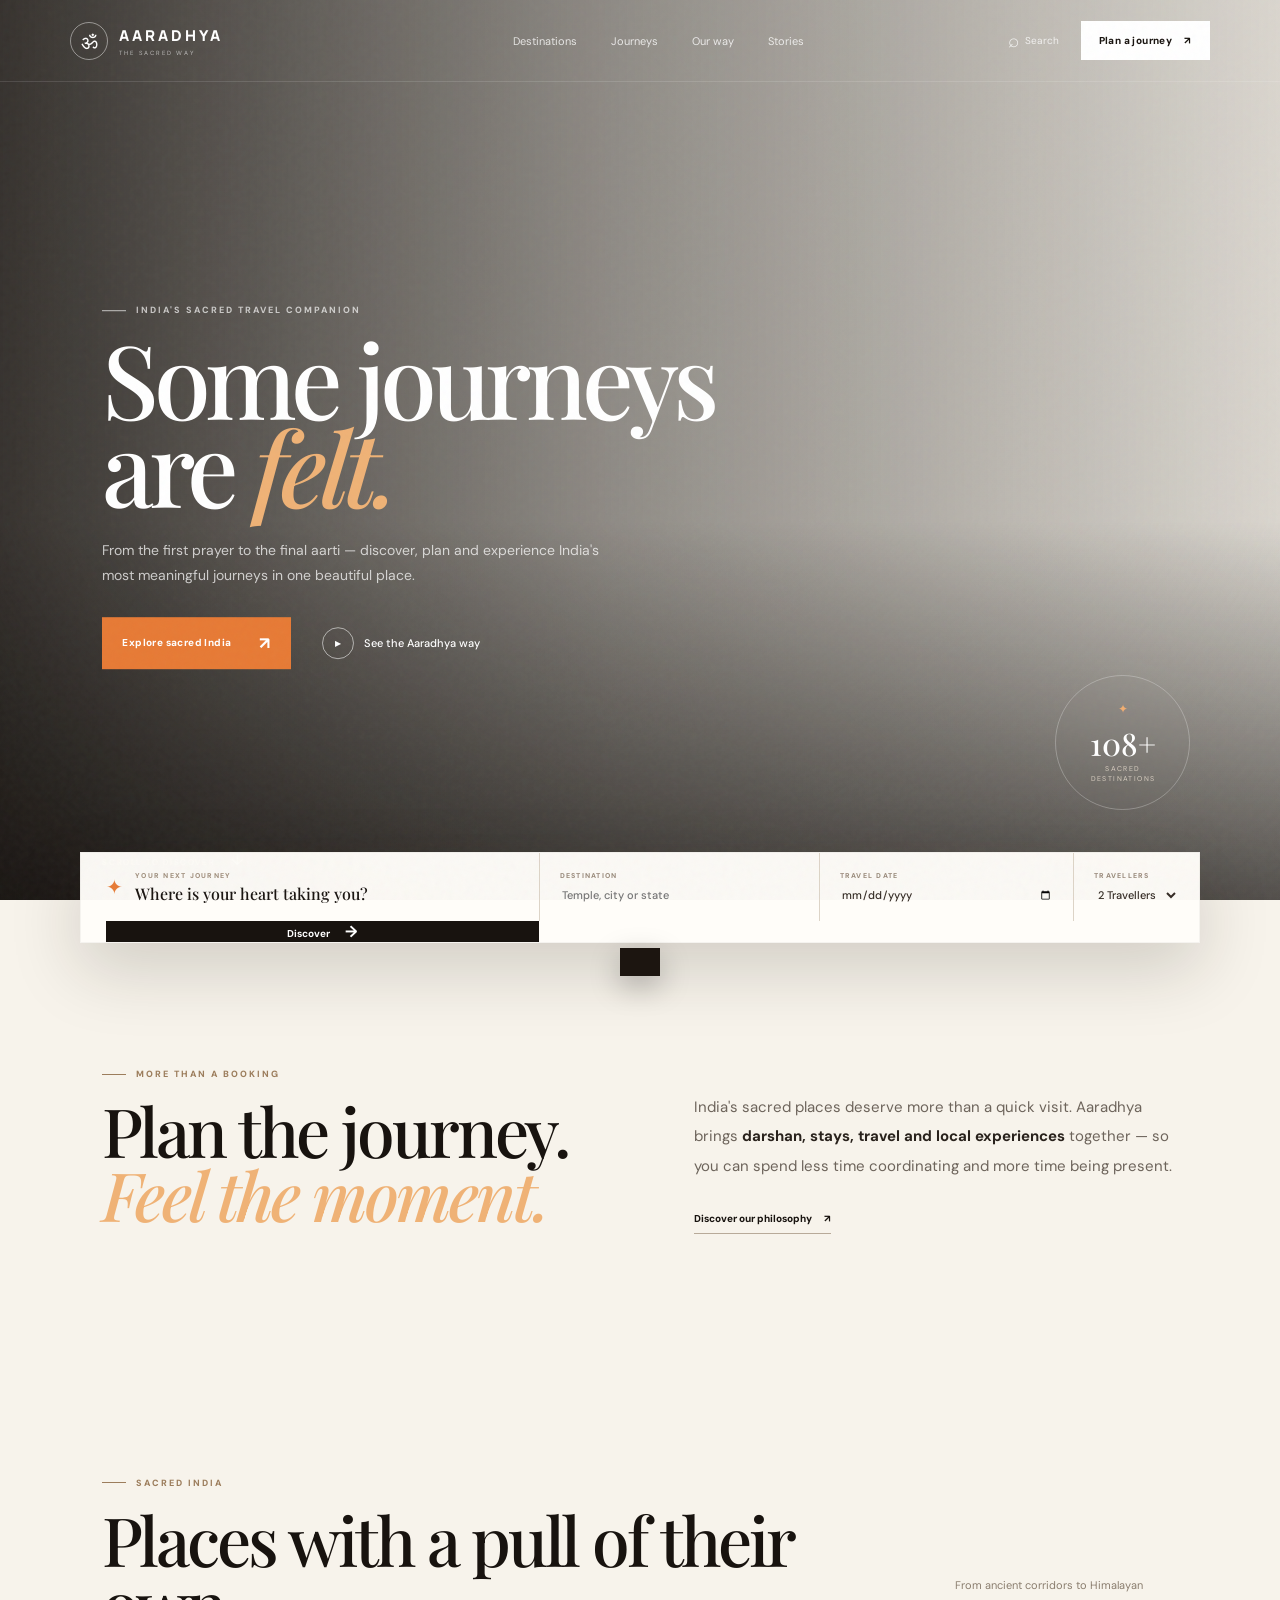
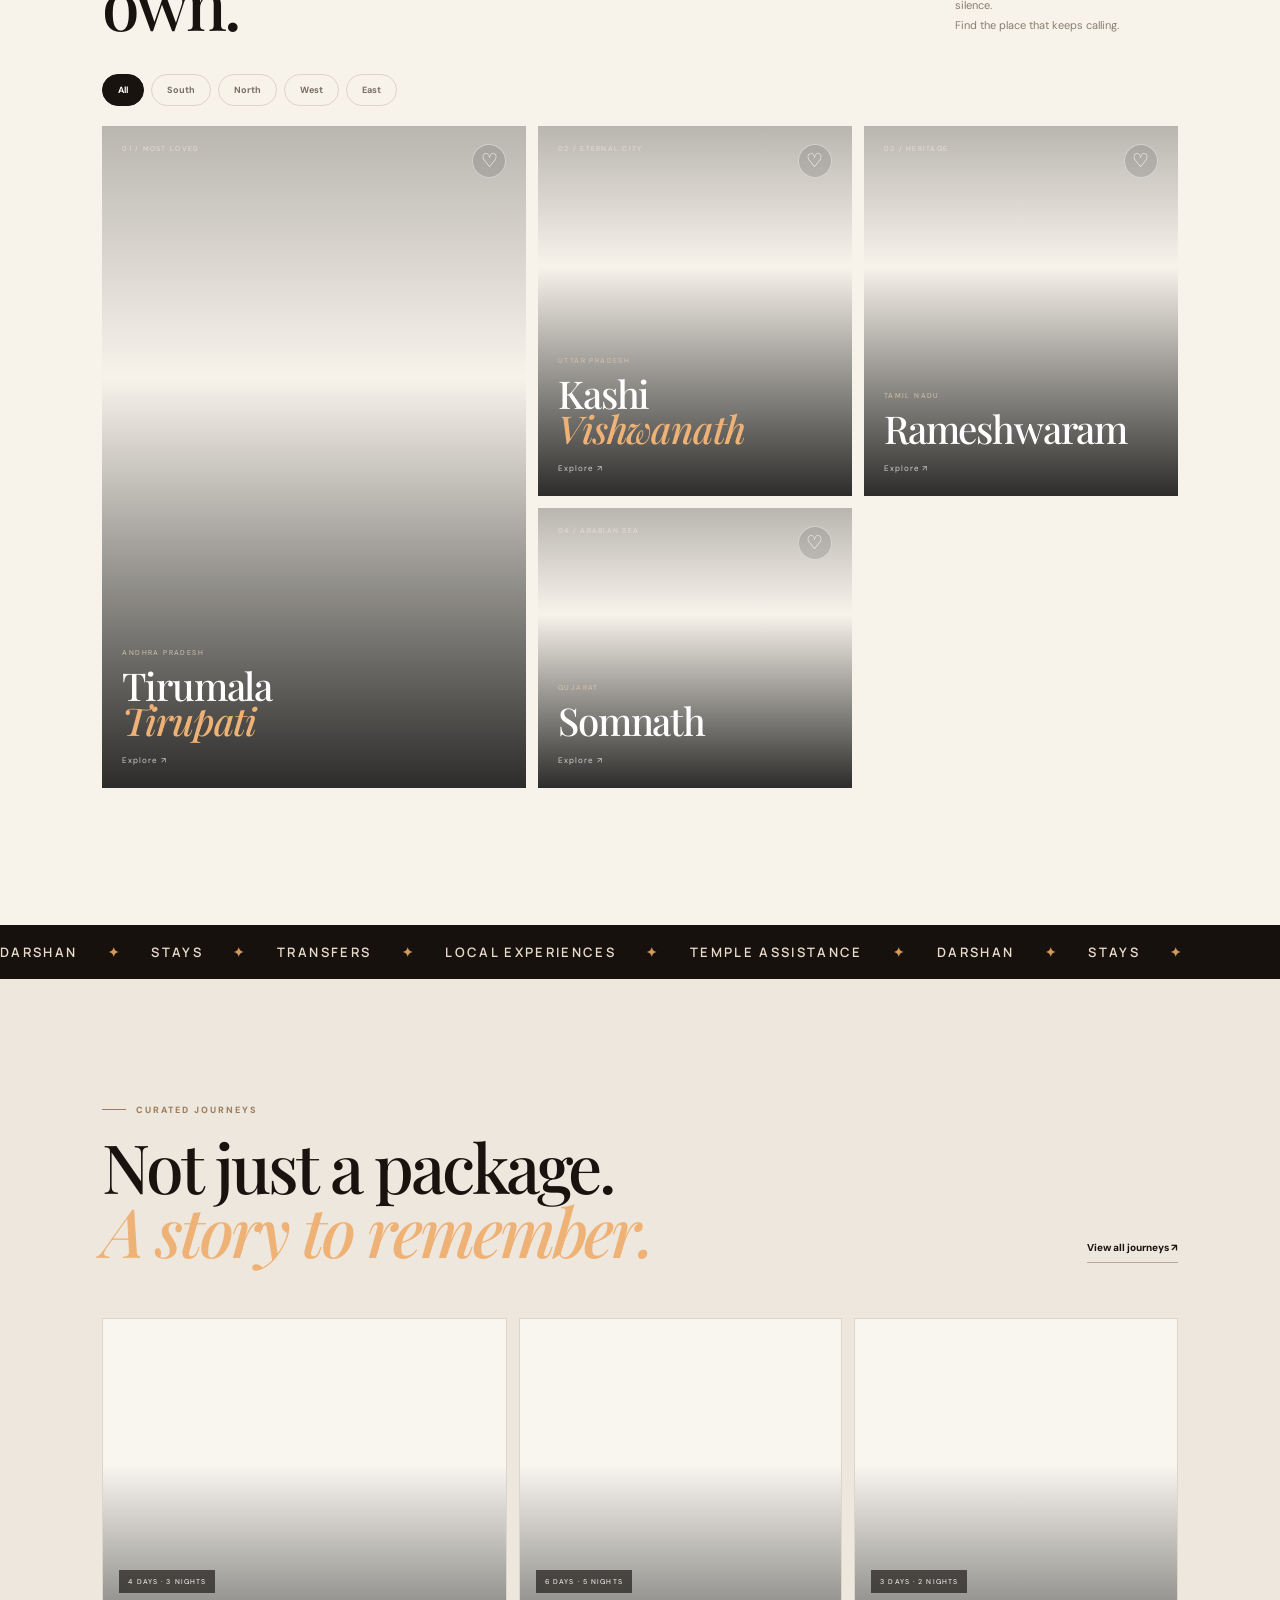
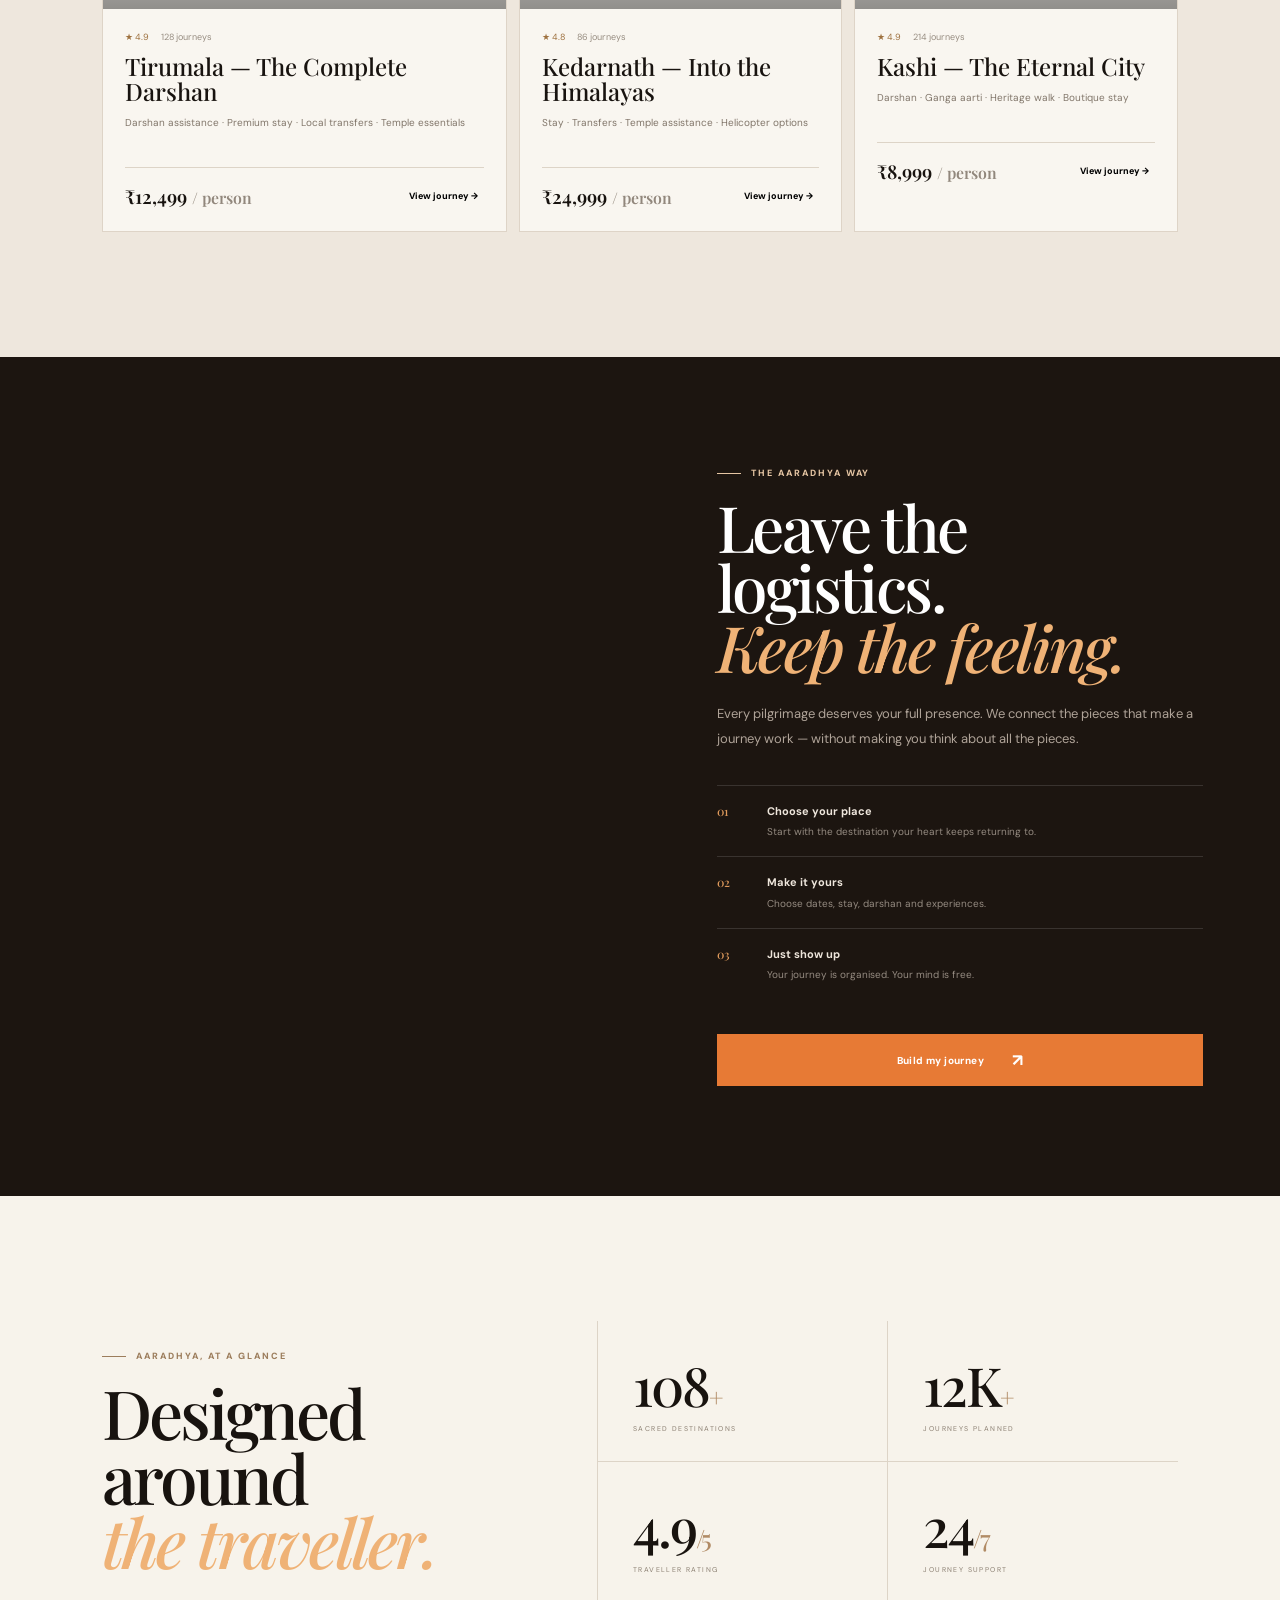
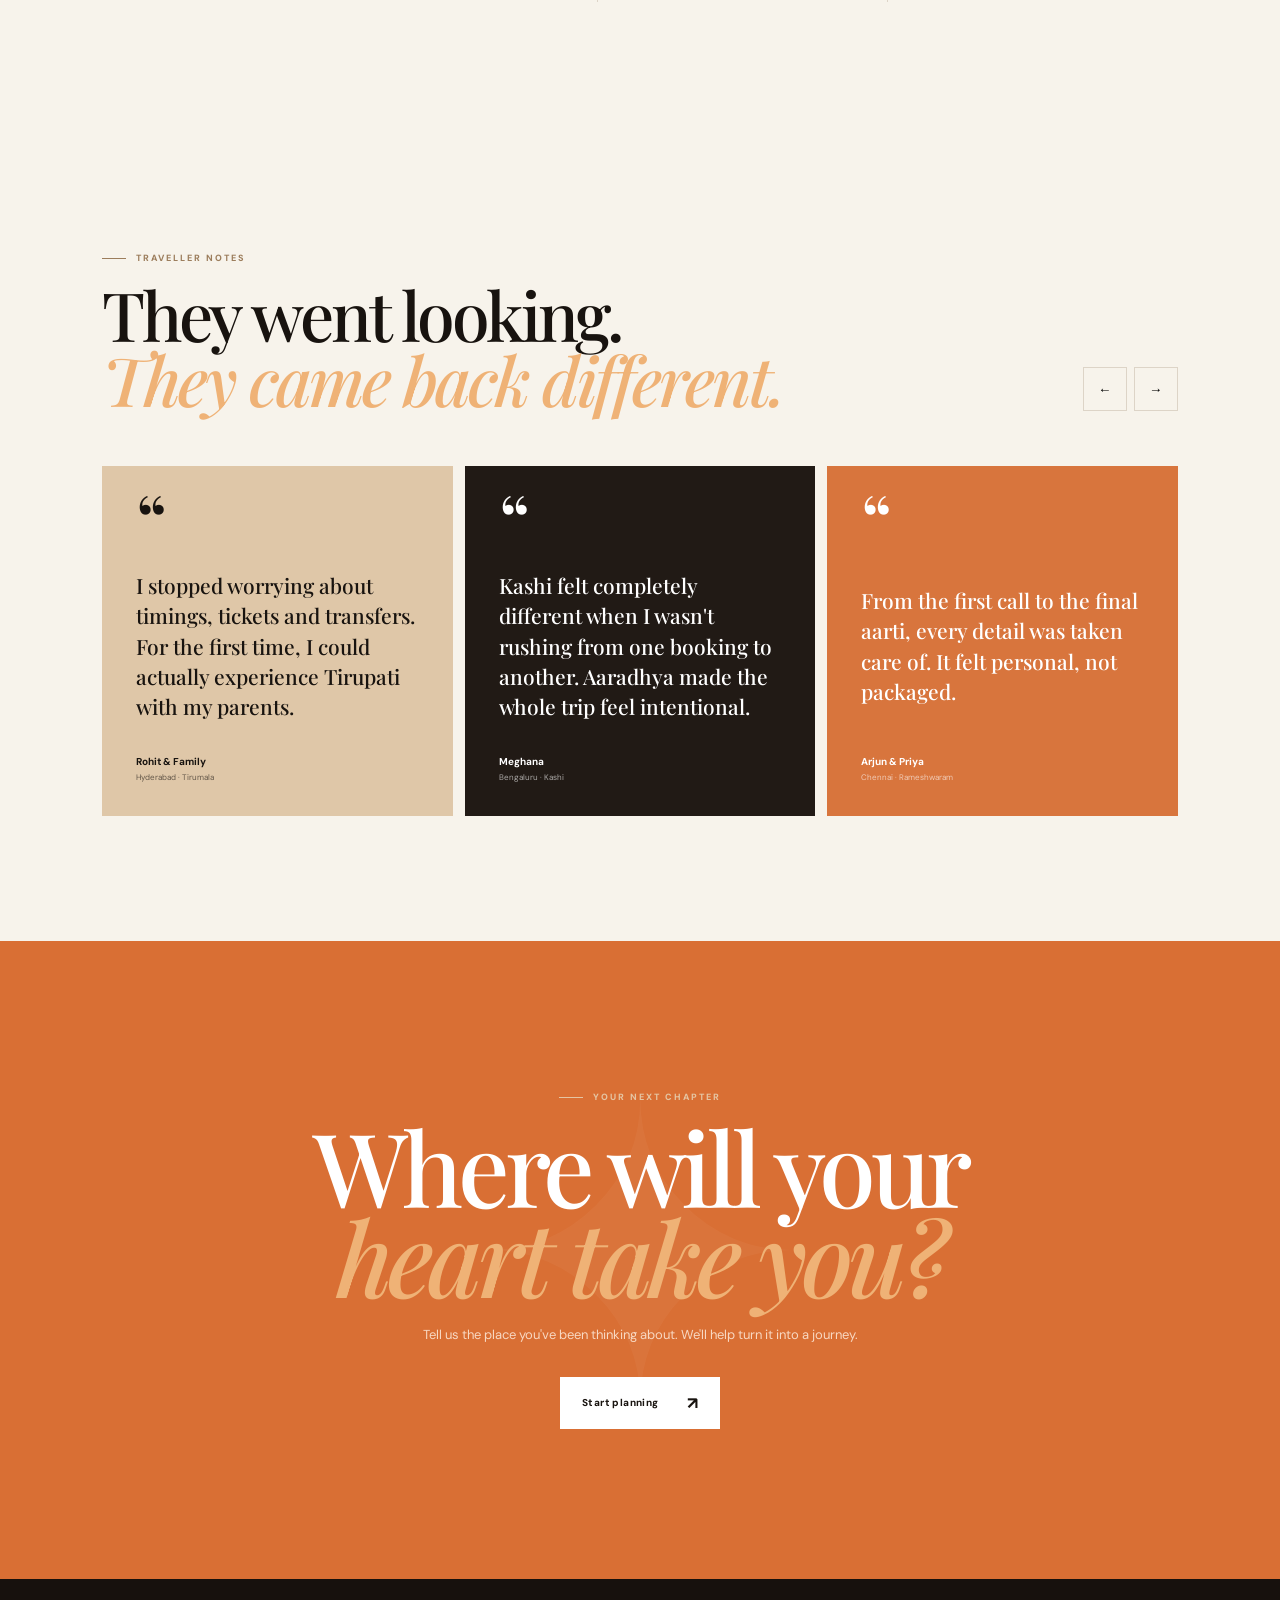
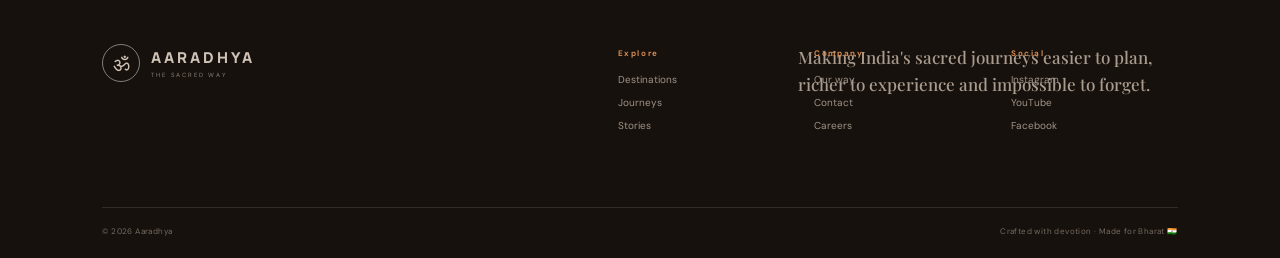
<file: aaradhya-premium/aaradhya/index.html>
<!DOCTYPE html>
<html lang="en">
<head>
<meta charset="UTF-8"><meta name="viewport" content="width=device-width,initial-scale=1.0">
<meta name="theme-color" content="#17110d"><meta name="description" content="Aaradhya — discover India's sacred journeys, darshan, stays and experiences.">
<title>Aaradhya — Sacred journeys, beautifully yours.</title>
<link rel="preconnect" href="https://fonts.googleapis.com"><link rel="preconnect" href="https://fonts.gstatic.com" crossorigin>
<link href="https://fonts.googleapis.com/css2?family=DM+Sans:wght@400;500;600;700&family=Manrope:wght@500;600;700;800&family=Playfair+Display:ital,wght@0,500;0,600;1,500;1,600&display=swap" rel="stylesheet">
<link rel="stylesheet" href="styles.css">
</head>
<body>
<div class="noise"></div>
<header class="nav" id="nav"><a class="logo" href="#home"><span class="logo-orb">ॐ</span><span><b>AARADHYA</b><small>THE SACRED WAY</small></span></a><nav><a href="#destinations">Destinations</a><a href="#journeys">Journeys</a><a href="#experience">Our way</a><a href="#stories">Stories</a></nav><div class="nav-right"><button class="search-trigger" id="searchOpen">⌕ <span>Search</span></button><a class="nav-cta" href="#journeys">Plan a journey <i>↗</i></a><button class="hamb" id="menuBtn">☰</button></div></header>
<div class="mobile-nav" id="mobileMenu"><a href="#destinations">Destinations</a><a href="#journeys">Journeys</a><a href="#experience">Our way</a><a href="#stories">Stories</a><a href="#journeys" class="nav-cta">Plan a journey ↗</a></div>
<main id="home">
<section class="hero">
<div class="hero-image"></div><div class="hero-vignette"></div><div class="hero-content">
<div class="kicker"><span></span> INDIA'S SACRED TRAVEL COMPANION</div>
<h1>Some journeys<br>are <em>felt.</em></h1>
<p>From the first prayer to the final aarti — discover, plan and experience India's most meaningful journeys in one beautiful place.</p>
<div class="hero-actions"><a href="#destinations" class="primary">Explore sacred India <span>↗</span></a><button class="watch" id="storyBtn"><span class="play">▶</span> See the Aaradhya way</button></div>
</div>
<div class="hero-badge"><span class="badge-ring">✦</span><b>108+</b><small>SACRED<br>DESTINATIONS</small></div>
<div class="hero-scroll">SCROLL TO DISCOVER <span>↓</span></div>
</section>

<section class="finder-wrap"><div class="finder"><div class="finder-title"><span>✦</span><div><small>YOUR NEXT JOURNEY</small><b>Where is your heart taking you?</b></div></div><label>DESTINATION<input id="destinationInput" placeholder="Temple, city or state"></label><label>TRAVEL DATE<input type="date"></label><label>TRAVELLERS<select><option>2 Travellers</option><option>1 Traveller</option><option>3 Travellers</option><option>4+ Travellers</option></select></label><button id="searchBtn" class="finder-btn">Discover <span>→</span></button></div></section>

<section class="intro section"><div class="intro-left"><div class="kicker dark"><span></span> MORE THAN A BOOKING</div><h2>Plan the journey.<br><em>Feel the moment.</em></h2></div><div class="intro-right"><p>India's sacred places deserve more than a quick visit. Aaradhya brings <b>darshan, stays, travel and local experiences</b> together — so you can spend less time coordinating and more time being present.</p><a href="#experience" class="underlink">Discover our philosophy <span>↗</span></a></div></section>

<section class="destinations section" id="destinations"><div class="section-top"><div><div class="kicker dark"><span></span> SACRED INDIA</div><h2>Places with a pull of their own.</h2></div><div class="section-top-copy">From ancient corridors to Himalayan silence.<br>Find the place that keeps calling.</div></div><div class="filters"><button class="filter active" data-filter="all">All</button><button class="filter" data-filter="south">South</button><button class="filter" data-filter="north">North</button><button class="filter" data-filter="west">West</button><button class="filter" data-filter="east">East</button></div>
<div class="destination-grid" id="templeGrid">
<article class="destination featured" data-region="south"><div class="dest-img tirupati"><div class="dest-top"><span>01 / MOST LOVED</span><button class="heart">♡</button></div><div class="dest-bottom"><small>ANDHRA PRADESH</small><h3>Tirumala<br><i>Tirupati</i></h3><span class="explore">Explore ↗</span></div></div></article>
<article class="destination" data-region="north"><div class="dest-img kashi"><div class="dest-top"><span>02 / ETERNAL CITY</span><button class="heart">♡</button></div><div class="dest-bottom"><small>UTTAR PRADESH</small><h3>Kashi<br><i>Vishwanath</i></h3><span class="explore">Explore ↗</span></div></div></article>
<article class="destination" data-region="south"><div class="dest-img ramesh"><div class="dest-top"><span>03 / HERITAGE</span><button class="heart">♡</button></div><div class="dest-bottom"><small>TAMIL NADU</small><h3>Rameshwaram</h3><span class="explore">Explore ↗</span></div></div></article>
<article class="destination" data-region="west"><div class="dest-img somnath"><div class="dest-top"><span>04 / ARABIAN SEA</span><button class="heart">♡</button></div><div class="dest-bottom"><small>GUJARAT</small><h3>Somnath</h3><span class="explore">Explore ↗</span></div></div></article>
<article class="destination wide" data-region="north"><div class="dest-img kedarnath"><div class="dest-top"><span>05 / INTO THE HIMALAYAS</span><button class="heart">♡</button></div><div class="dest-bottom"><small>UTTARAKHAND</small><h3>Kedarnath</h3><span class="explore">Explore ↗</span></div></div></article>
</div></section>

<div class="ticker"><div> DARSHAN <i>✦</i> STAYS <i>✦</i> TRANSFERS <i>✦</i> LOCAL EXPERIENCES <i>✦</i> TEMPLE ASSISTANCE <i>✦</i> DARSHAN <i>✦</i> STAYS <i>✦</i> </div></div>

<section class="journeys section" id="journeys"><div class="section-top"><div><div class="kicker dark"><span></span> CURATED JOURNEYS</div><h2>Not just a package.<br><em>A story to remember.</em></h2></div><a class="underlink" href="#journeys">View all journeys ↗</a></div><div class="journey-grid">
<article class="journey-card hero-card"><div class="journey-photo jp1"><span class="pill">4 DAYS · 3 NIGHTS</span></div><div class="journey-info"><div class="rating">★ 4.9 <span>128 journeys</span></div><h3>Tirumala — The Complete Darshan</h3><p>Darshan assistance · Premium stay · Local transfers · Temple essentials</p><div class="journey-foot"><b>₹12,499 <small>/ person</small></b><button class="book book-btn" data-package="Tirumala — The Complete Darshan">View journey →</button></div></div></article>
<article class="journey-card"><div class="journey-photo jp2"><span class="pill">6 DAYS · 5 NIGHTS</span></div><div class="journey-info"><div class="rating">★ 4.8 <span>86 journeys</span></div><h3>Kedarnath — Into the Himalayas</h3><p>Stay · Transfers · Temple assistance · Helicopter options</p><div class="journey-foot"><b>₹24,999 <small>/ person</small></b><button class="book book-btn" data-package="Kedarnath — Into the Himalayas">View journey →</button></div></div></article>
<article class="journey-card"><div class="journey-photo jp3"><span class="pill">3 DAYS · 2 NIGHTS</span></div><div class="journey-info"><div class="rating">★ 4.9 <span>214 journeys</span></div><h3>Kashi — The Eternal City</h3><p>Darshan · Ganga aarti · Heritage walk · Boutique stay</p><div class="journey-foot"><b>₹8,999 <small>/ person</small></b><button class="book book-btn" data-package="Kashi — The Eternal City">View journey →</button></div></div></article>
</div></section>

<section class="experience" id="experience"><div class="experience-photo"></div><div class="experience-content"><div class="kicker light"><span></span> THE AARADHYA WAY</div><h2>Leave the logistics.<br><em>Keep the feeling.</em></h2><p>Every pilgrimage deserves your full presence. We connect the pieces that make a journey work — without making you think about all the pieces.</p><div class="timeline"><div><b>01</b><span><strong>Choose your place</strong>Start with the destination your heart keeps returning to.</span></div><div><b>02</b><span><strong>Make it yours</strong>Choose dates, stay, darshan and experiences.</span></div><div><b>03</b><span><strong>Just show up</strong>Your journey is organised. Your mind is free.</span></div></div><a href="#journeys" class="primary">Build my journey <span>↗</span></a></div></section>

<section class="numbers section"><div><div class="kicker dark"><span></span> AARADHYA, AT A GLANCE</div><h2>Designed around<br><em>the traveller.</em></h2></div><div class="number-grid"><div><b>108<span>+</span></b><small>SACRED DESTINATIONS</small></div><div><b>12K<span>+</span></b><small>JOURNEYS PLANNED</small></div><div><b>4.9<span>/5</span></b><small>TRAVELLER RATING</small></div><div><b>24<span>/7</span></b><small>JOURNEY SUPPORT</small></div></div></section>

<section class="stories section" id="stories"><div class="section-top"><div><div class="kicker dark"><span></span> TRAVELLER NOTES</div><h2>They went looking.<br><em>They came back different.</em></h2></div><div class="story-controls"><button id="prevStory">←</button><button id="nextStory">→</button></div></div><div class="story-slider" id="storySlider"><article class="story story-a"><span class="quote">“</span><p>I stopped worrying about timings, tickets and transfers. For the first time, I could actually experience Tirupati with my parents.</p><footer><b>Rohit & Family</b><small>Hyderabad · Tirumala</small></footer></article><article class="story story-b"><span class="quote">“</span><p>Kashi felt completely different when I wasn't rushing from one booking to another. Aaradhya made the whole trip feel intentional.</p><footer><b>Meghana</b><small>Bengaluru · Kashi</small></footer></article><article class="story story-c"><span class="quote">“</span><p>From the first call to the final aarti, every detail was taken care of. It felt personal, not packaged.</p><footer><b>Arjun & Priya</b><small>Chennai · Rameshwaram</small></footer></article></div></section>

<section class="final-cta"><div class="mandala">✦</div><div class="kicker light"><span></span> YOUR NEXT CHAPTER</div><h2>Where will your<br><em>heart take you?</em></h2><p>Tell us the place you've been thinking about. We'll help turn it into a journey.</p><a href="#journeys" class="light-btn">Start planning <span>↗</span></a></section>
</main>
<footer><div class="footer-brand"><a class="logo" href="#home"><span class="logo-orb">ॐ</span><span><b>AARADHYA</b><small>THE SACRED WAY</small></span></a><p>Making India's sacred journeys easier to plan, richer to experience and impossible to forget.</p></div><div class="footer-links"><div><b>Explore</b><a href="#destinations">Destinations</a><a href="#journeys">Journeys</a><a href="#stories">Stories</a></div><div><b>Company</b><a href="#experience">Our way</a><a href="#">Contact</a><a href="#">Careers</a></div><div><b>Social</b><a href="#">Instagram</a><a href="#">YouTube</a><a href="#">Facebook</a></div></div><div class="footer-bottom"><span>© 2026 Aaradhya</span><span>Crafted with devotion · Made for Bharat 🇮🇳</span></div></footer>

<div class="modal" id="searchModal"><div class="backdrop"></div><div class="modal-box"><button class="close" id="searchClose">×</button><div class="kicker dark"><span></span> FIND YOUR JOURNEY</div><h2>Where do you want<br>to go?</h2><input id="modalSearch" placeholder="Try Tirupati, Kashi, Kedarnath..."><div class="chips"><button data-query="Tirupati">Tirupati</button><button data-query="Kashi">Kashi</button><button data-query="Kedarnath">Kedarnath</button><button data-query="Rameshwaram">Rameshwaram</button></div><button class="primary full" id="modalSearchBtn">Discover destinations →</button></div></div>
<div class="modal" id="bookingModal"><div class="backdrop"></div><div class="modal-box booking-box"><button class="close" id="bookingClose">×</button><div class="kicker dark"><span></span> START YOUR JOURNEY</div><h2 id="bookingTitle">Plan your journey</h2><p>Tell us a few details and we'll prepare the next step.</p><div class="form-grid"><label>YOUR NAME<input placeholder="Enter your name"></label><label>PHONE<input placeholder="+91 XXXXX XXXXX"></label><label>TRAVEL DATE<input type="date"></label><label>TRAVELLERS<select><option>2 Travellers</option><option>1 Traveller</option><option>3 Travellers</option><option>4 Travellers</option><option>5+ Travellers</option></select></label></div><button class="primary full" id="submitBooking">Request this journey →</button><small class="note">No payment required at this stage.</small></div></div>
<div class="toast" id="toast"></div><script src="script.js"></script>
</body></html>
</file>
<file: aaradhya-premium/aaradhya/styles.css>
:root{--ink:#18130f;--paper:#f7f3eb;--cream:#eee5d7;--gold:#d39a5a;--saffron:#e77a35;--muted:#7d7469;--line:#ddd4c7;--dark:#17110d;--serif:'Playfair Display',Georgia,serif;--sans:'DM Sans',Arial,sans-serif;--display:'Manrope',Arial,sans-serif}*{box-sizing:border-box}html{scroll-behavior:smooth}body{margin:0;background:var(--paper);color:var(--ink);font-family:var(--sans);overflow-x:hidden}.noise{position:fixed;inset:0;pointer-events:none;z-index:1000;opacity:.035;background-image:url("data:image/svg+xml,%3Csvg viewBox='0 0 180 180' xmlns='http://www.w3.org/2000/svg'%3E%3Cfilter id='n'%3E%3CfeTurbulence type='fractalNoise' baseFrequency='.8' numOctaves='3' stitchTiles='stitch'/%3E%3C/filter%3E%3Crect width='100%25' height='100%25' filter='url(%23n)'/%3E%3C/svg%3E")}.nav{height:82px;padding:0 5.5%;display:flex;align-items:center;justify-content:space-between;position:absolute;z-index:20;top:0;left:0;right:0;color:#fff;border-bottom:1px solid rgba(255,255,255,.12);transition:.35s}.nav.scrolled{position:fixed;background:rgba(23,17,13,.94);backdrop-filter:blur(18px);height:68px}.logo{display:flex;align-items:center;gap:11px;color:inherit;text-decoration:none}.logo-orb{width:38px;height:38px;border:1px solid rgba(255,255,255,.45);border-radius:50%;display:grid;place-items:center;font-family:var(--serif);font-size:20px}.logo b{display:block;font:800 15px var(--display);letter-spacing:.2em}.logo small{display:block;font-size:6px;letter-spacing:.3em;opacity:.62;margin-top:3px}.nav nav{display:flex;gap:34px;margin-left:8%}.nav nav a,.search-trigger{color:rgba(255,255,255,.8);font-size:11px;text-decoration:none;background:none;border:0;font-family:inherit;cursor:pointer}.nav nav a:hover{color:#fff}.nav-right{display:flex;align-items:center;gap:16px}.search-trigger{display:flex;align-items:center;gap:6px;font-size:19px}.search-trigger span{font-size:10px}.nav-cta{display:inline-flex;align-items:center;gap:12px;background:#fff;color:var(--ink);padding:13px 18px;text-decoration:none;font-size:10px;font-weight:800;letter-spacing:.04em}.nav-cta i{font-style:normal}.hamb{display:none;background:none;border:0;color:#fff;font-size:21px}.mobile-nav{display:none}.hero{height:100svh;min-height:690px;position:relative;color:#fff;overflow:hidden}.hero-image{position:absolute;inset:0;background-image:url('https://images.unsplash.com/photo-1606293926075-69a00dbfde81?auto=format&fit=crop&w=2200&q=88');background-position:center;background-size:cover;transform:scale(1.04);animation:heroZoom 16s ease-out both}.hero-vignette{position:absolute;inset:0;background:linear-gradient(90deg,rgba(11,7,4,.82) 0%,rgba(11,7,4,.44) 48%,rgba(11,7,4,.12) 100%),linear-gradient(0deg,rgba(8,5,3,.65),transparent 42%)}@keyframes heroZoom{from{transform:scale(1.12)}to{transform:scale(1.04)}}.hero-content{position:absolute;left:8%;top:50%;transform:translateY(-40%);max-width:720px}.kicker{display:flex;align-items:center;gap:10px;color:rgba(255,255,255,.68);font-size:9px;font-weight:800;letter-spacing:.22em;margin-bottom:18px}.kicker span{display:block;width:24px;height:1px;background:currentColor}.kicker.dark{color:#9c7d5c}.kicker.light{color:#e5c5a3}.hero h1{font:500 clamp(65px,8vw,118px)/.86 var(--serif);letter-spacing:-.055em;margin:0}.hero h1 em,.intro h2 em,.journeys h2 em,.experience h2 em,.numbers h2 em,.stories h2 em,.final-cta h2 em{font-style:italic;color:#efb276}.hero-content>p{max-width:510px;color:rgba(255,255,255,.73);font-size:14px;line-height:1.8;margin:28px 0}.hero-actions{display:flex;align-items:center;gap:25px}.primary,.light-btn{display:inline-flex;align-items:center;justify-content:center;gap:28px;padding:15px 20px;text-decoration:none;background:var(--saffron);color:#fff;font-size:10px;font-weight:800;letter-spacing:.04em;border:0;cursor:pointer}.primary span,.light-btn span{font-size:17px}.watch{background:none;border:0;color:#fff;font:500 11px var(--sans);display:flex;align-items:center;gap:10px;cursor:pointer}.play{width:32px;height:32px;border:1px solid rgba(255,255,255,.55);border-radius:50%;display:grid;place-items:center;font-size:8px}.hero-badge{position:absolute;right:7%;bottom:10%;width:135px;height:135px;border:1px solid rgba(255,255,255,.27);border-radius:50%;display:flex;flex-direction:column;justify-content:center;align-items:center;backdrop-filter:blur(4px);text-align:center}.badge-ring{font-size:12px;color:#f1ae71;margin-bottom:5px}.hero-badge b{font:500 31px var(--serif)}.hero-badge small{font-size:7px;letter-spacing:.2em;line-height:1.5;color:#d9cec1}.hero-scroll{position:absolute;bottom:30px;left:8%;font-size:8px;letter-spacing:.2em;color:#aaa097}.hero-scroll span{margin-left:12px;font-size:15px}.finder-wrap{position:relative;z-index:5;margin:-48px auto 0;width:min(1120px,90%)}.finder{background:rgba(255,253,249,.98);box-shadow:0 25px 70px rgba(35,25,17,.18);display:grid;grid-template-columns:1.7fr 1.1fr 1fr auto;align-items:center;padding:0 0 0 25px;border:1px solid rgba(0,0,0,.04)}.finder-title{display:flex;gap:12px;align-items:center}.finder-title>span{font-size:20px;color:var(--saffron)}.finder-title small{display:block;color:#a08f7d;font-size:7px;letter-spacing:.18em;font-weight:800}.finder-title b{display:block;font:500 16px var(--serif);margin-top:3px}.finder label{border-left:1px solid var(--line);padding:18px 20px;font-size:7px;letter-spacing:.18em;color:#9a8b7c;font-weight:800}.finder input,.finder select{display:block;border:0;background:transparent;width:100%;font:500 11px var(--sans);color:#342b24;outline:0;margin-top:7px}.finder-btn{align-self:stretch;border:0;background:var(--ink);color:#fff;padding:0 27px;font:700 10px var(--sans);cursor:pointer}.finder-btn span{font-size:16px;margin-left:13px}.section{padding:125px 8%}.intro{display:grid;grid-template-columns:1fr 1fr;gap:10%;align-items:end}.intro h2,.section h2{font:500 clamp(44px,5.3vw,76px)/.95 var(--serif);letter-spacing:-.045em;margin:0}.intro-right{max-width:500px}.intro-right p{font-size:15px;line-height:1.95;color:#6d645b;margin:0 0 25px}.intro-right b{color:#29221c}.underlink{color:var(--ink);font-size:10px;font-weight:800;text-decoration:none;border-bottom:1px solid #b8aa99;padding-bottom:8px}.underlink span{margin-left:10px}.section-top{display:flex;justify-content:space-between;align-items:end;gap:30px}.section-top-copy{font-size:11px;line-height:1.8;color:#8a7d6e}.filters{display:flex;gap:7px;margin:38px 0 20px}.filter{background:transparent;border:1px solid var(--line);padding:9px 15px;border-radius:30px;font:700 9px var(--sans);color:#786d61;cursor:pointer}.filter.active,.filter:hover{background:var(--ink);border-color:var(--ink);color:#fff}.destination-grid{display:grid;grid-template-columns:1.35fr 1fr 1fr;grid-template-rows:370px 280px;gap:12px}.destination.featured{grid-row:span 2}.destination.wide{grid-column:2/4}.dest-img{height:100%;position:relative;overflow:hidden;background-size:cover;background-position:center;transition:.6s}.destination:hover .dest-img{transform:scale(.99)}.dest-img:after{content:"";position:absolute;inset:0;background:linear-gradient(180deg,rgba(0,0,0,.25),transparent 38%,rgba(0,0,0,.82))}.tirupati{background-image:url('https://images.unsplash.com/photo-1582510003544-4d00b7f74220?auto=format&fit=crop&w=1400&q=85')}.kashi{background-image:url('https://images.unsplash.com/photo-1561361513-2d000a50f0dc?auto=format&fit=crop&w=1100&q=85')}.ramesh{background-image:url('https://images.unsplash.com/photo-1600100397608-f010e6f9a39f?auto=format&fit=crop&w=1100&q=85')}.somnath{background-image:url('https://images.unsplash.com/photo-1548013146-72479768bada?auto=format&fit=crop&w=1100&q=85')}.kedarnath{background-image:url('https://images.unsplash.com/photo-1599661046289-e31897846e41?auto=format&fit=crop&w=1500&q=85')}.dest-top,.dest-bottom{position:absolute;z-index:2;left:20px;right:20px}.dest-top{top:18px;display:flex;justify-content:space-between;color:#e8ddd0;font-size:7px;letter-spacing:.18em}.heart{width:34px;height:34px;border:1px solid rgba(255,255,255,.45);background:rgba(0,0,0,.12);color:#fff;border-radius:50%;font-size:19px;cursor:pointer;backdrop-filter:blur(8px)}.heart.loved{color:#ff9a68}.dest-bottom{bottom:20px;color:#fff}.dest-bottom small{font-size:7px;letter-spacing:.2em;color:#d5c4b0}.dest-bottom h3{font:500 clamp(28px,3vw,46px)/.92 var(--serif);letter-spacing:-.03em;margin:8px 0}.dest-bottom h3 i{color:#efb276;font-style:italic}.explore{font-size:8px;letter-spacing:.12em;opacity:.75}.ticker{background:var(--dark);color:#e9ddce;white-space:nowrap;overflow:hidden;padding:18px 0;font:600 13px var(--display);letter-spacing:.18em}.ticker div{animation:marquee 30s linear infinite}.ticker i{font-style:normal;color:var(--gold);margin:0 25px}@keyframes marquee{to{transform:translateX(-35%)}}.journeys{background:#eee7dd}.journey-grid{display:grid;grid-template-columns:1.25fr 1fr 1fr;gap:12px;margin-top:55px}.journey-card{background:#f9f6f0;border:1px solid #ded4c7}.journey-photo{height:290px;background-size:cover;background-position:center;position:relative}.jp1{background-image:url('https://images.unsplash.com/photo-1590050752117-23a9d6e9a7a2?auto=format&fit=crop&w=1300&q=85')}.jp2{background-image:url('https://images.unsplash.com/photo-1599661046289-e31897846e41?auto=format&fit=crop&w=1100&q=85')}.jp3{background-image:url('https://images.unsplash.com/photo-1561361513-2d000a50f0dc?auto=format&fit=crop&w=1100&q=85')}.journey-photo:after{content:"";position:absolute;inset:0;background:linear-gradient(0deg,rgba(0,0,0,.42),transparent 50%)}.pill{position:absolute;z-index:2;bottom:16px;left:16px;background:rgba(15,11,8,.62);color:#fff;padding:7px 9px;font-size:7px;letter-spacing:.16em;backdrop-filter:blur(8px)}.journey-info{padding:22px}.rating{font-size:9px;color:#9e713f}.rating span{color:#978d81;margin-left:10px}.journey-info h3{font:500 24px/1.05 var(--serif);margin:11px 0}.journey-info p{font-size:10px;line-height:1.65;color:#81766a;min-height:34px}.journey-foot{border-top:1px solid var(--line);margin-top:18px;padding-top:15px;display:flex;align-items:center;justify-content:space-between;gap:12px}.journey-foot>b{font:600 19px var(--serif);white-space:nowrap}.journey-foot small{font:8px;color:#91877c}.book{border:0;background:transparent;font:800 9px var(--sans);cursor:pointer}.experience{display:grid;grid-template-columns:1fr 1fr;background:#1c1510;color:#fff;min-height:760px}.experience-photo{background:url('https://images.unsplash.com/photo-1606293926075-69a00dbfde81?auto=format&fit=crop&w=1500&q=88') center/cover;min-height:600px}.experience-content{padding:110px 12%;display:flex;flex-direction:column;justify-content:center}.experience h2{font:500 clamp(48px,5vw,72px)/.94 var(--serif);letter-spacing:-.04em;margin:0}.experience-content>p{max-width:500px;color:#afa398;line-height:1.9;font-size:13px;margin:25px 0}.timeline{margin:8px 0 35px}.timeline>div{display:grid;grid-template-columns:35px 1fr;gap:15px;border-top:1px solid rgba(255,255,255,.13);padding:17px 0}.timeline b{font:500 12px var(--serif);color:#df9a5c}.timeline span{display:flex;flex-direction:column;gap:5px;font-size:10px;color:#958b81;line-height:1.5}.timeline strong{font-size:11px;color:#eee6dc}.numbers{display:grid;grid-template-columns:1fr 1.4fr;gap:80px;align-items:center}.number-grid{display:grid;grid-template-columns:1fr 1fr}.number-grid>div{padding:28px 35px;border-left:1px solid var(--line);border-bottom:1px solid var(--line)}.number-grid>div:nth-child(3),.number-grid>div:nth-child(4){border-bottom:0}.number-grid b{font:500 54px var(--serif);letter-spacing:-.04em}.number-grid b span{font-size:25px;color:#b18b65}.number-grid small{display:block;font-size:7px;letter-spacing:.2em;color:#8c8073;margin-top:3px}.story-slider{display:grid;grid-template-columns:repeat(3,1fr);gap:12px;margin-top:55px}.story{min-height:350px;padding:34px;display:flex;flex-direction:column;justify-content:space-between}.story-a{background:#dfc7a8}.story-b{background:#211a15;color:#fff}.story-c{background:#d8753d;color:#fff}.quote{font:500 72px var(--serif);line-height:.5}.story p{font:500 21px/1.45 var(--serif);max-width:440px}.story footer{padding:0;background:transparent;color:inherit}.story footer b,.story footer small{display:block}.story footer b{font:700 10px var(--sans)}.story footer small{font-size:8px;opacity:.62;margin-top:4px}.story-controls{display:flex;gap:7px}.story-controls button{width:44px;height:44px;border:1px solid var(--line);background:transparent;cursor:pointer}.final-cta{position:relative;overflow:hidden;text-align:center;background:#d96f34;color:#fff;padding:150px 20px}.mandala{position:absolute;left:50%;top:50%;transform:translate(-50%,-50%);font-size:400px;line-height:1;color:#fff;opacity:.035}.final-cta>*:not(.mandala){position:relative}.final-cta .kicker{justify-content:center}.final-cta h2{font:500 clamp(58px,8vw,110px)/.88 var(--serif);letter-spacing:-.05em;margin:0 0 22px}.final-cta p{max-width:440px;margin:0 auto 30px;color:#f8d8c2;font-size:13px;line-height:1.8}.light-btn{background:#fff;color:var(--ink);padding:15px 22px}footer{background:#17110d;color:#cfc3b7;padding:65px 8% 22px}.footer-brand{display:flex;justify-content:space-between;gap:50px;align-items:start;padding-bottom:50px}.footer-brand .logo{align-self:start}.footer-brand p{max-width:380px;font:500 17px/1.6 var(--serif);color:#a99c8e;margin:0}.footer-links{display:grid;grid-template-columns:repeat(3,1fr);max-width:560px;margin-left:auto;margin-top:-100px;margin-bottom:65px;gap:30px}.footer-links b{display:block;font-size:8px;color:#d78c52;letter-spacing:.2em;margin-bottom:15px}.footer-links a{display:block;color:#9e9387;text-decoration:none;font-size:10px;margin:10px 0}.footer-bottom{border-top:1px solid #332b24;padding-top:18px;display:flex;justify-content:space-between;color:#756b62;font-size:8px;letter-spacing:.05em}.modal{display:none;position:fixed;inset:0;z-index:100}.modal.open{display:block}.backdrop{position:absolute;inset:0;background:rgba(13,9,6,.75);backdrop-filter:blur(12px)}.modal-box{position:absolute;left:50%;top:50%;transform:translate(-50%,-50%);width:min(620px,90%);background:#faf7f0;padding:55px;box-shadow:0 35px 100px #0005}.close{position:absolute;right:20px;top:15px;border:0;background:none;font-size:28px;cursor:pointer;color:#655b51}.modal-box h2{font:500 48px/.95 var(--serif);letter-spacing:-.04em;margin:0 0 20px}.modal-box>input{width:100%;border:0;border-bottom:1px solid #bdb1a2;background:transparent;padding:16px 0;outline:0;font-size:15px}.chips{display:flex;gap:7px;flex-wrap:wrap;margin:18px 0 24px}.chips button{border:1px solid var(--line);background:#fff;padding:8px 12px;border-radius:30px;font-size:9px;cursor:pointer}.full{width:100%}.booking-box>p{color:#82786e;font-size:11px}.form-grid{display:grid;grid-template-columns:1fr 1fr;gap:14px;margin:24px 0}.form-grid label{font-size:7px;letter-spacing:.15em;font-weight:800;color:#897b6c}.form-grid input,.form-grid select{display:block;width:100%;border:1px solid var(--line);background:#fff;padding:12px;margin-top:7px;font:11px var(--sans);outline:0}.note{display:block;text-align:center;color:#9b9084;font-size:8px;margin-top:10px}.toast{position:fixed;left:50%;bottom:24px;transform:translate(-50%,100px);background:#1c1510;color:#fff;padding:14px 20px;font-size:10px;z-index:200;transition:.35s;box-shadow:0 10px 30px #0004}.toast.show{transform:translate(-50%,0)}
@media(max-width:950px){.nav nav{gap:18px;margin-left:0}.finder{grid-template-columns:1fr 1fr}.finder-title{grid-column:1/-1;padding:18px 0}.finder label:nth-of-type(2){border-left:0}.finder-btn{padding:16px}.destination-grid{grid-template-columns:1fr 1fr;grid-template-rows:350px 270px 270px}.destination.featured{grid-row:auto;grid-column:1/-1}.destination.wide{grid-column:1/-1}.journey-grid{grid-template-columns:1fr 1fr}.journey-card:last-child{display:none}.numbers{grid-template-columns:1fr}.footer-links{margin:0 0 40px}.footer-brand{display:block}.footer-brand p{margin-top:25px}}
@media(max-width:700px){.nav{height:68px;padding:0 5%}.nav nav,.search-trigger span,.nav-right>.nav-cta{display:none}.hamb{display:block}.mobile-nav{position:fixed;z-index:19;top:68px;left:0;right:0;background:#17110d;padding:20px 6%;display:none;flex-direction:column;gap:17px}.mobile-nav.open{display:flex}.mobile-nav a{color:#eee;text-decoration:none;font-size:12px}.mobile-nav .nav-cta{display:inline-flex;width:max-content}.hero{min-height:700px}.hero-content{left:6%;right:6%;top:47%;transform:translateY(-35%)}.hero h1{font-size:62px}.hero-content>p{font-size:12px}.hero-badge{right:5%;bottom:9%;width:105px;height:105px}.hero-scroll{left:6%}.finder-wrap{width:92%;margin-top:-35px}.finder{grid-template-columns:1fr;padding:15px}.finder-title{grid-column:auto;padding:4px 0 13px}.finder label{border-left:0;border-top:1px solid var(--line);padding:14px 0}.finder-btn{margin-top:5px}.section{padding:85px 6%}.intro{grid-template-columns:1fr;gap:35px}.section-top{display:block}.section-top-copy{margin-top:20px}.destinations .section-top h2{font-size:48px}.filters{overflow:auto;padding-bottom:5px}.filter{white-space:nowrap}.destination-grid{grid-template-columns:1fr 1fr;grid-template-rows:300px 240px 240px}.destination.featured{grid-column:1/-1}.destination.wide{grid-column:1/-1}.dest-bottom h3{font-size:29px}.journey-grid{grid-template-columns:1fr}.journey-card:last-child{display:block}.journey-photo{height:250px}.journey-foot{align-items:flex-start;flex-direction:column}.book{padding:10px 0}.experience{grid-template-columns:1fr}.experience-photo{min-height:390px}.experience-content{padding:80px 8%}.number-grid{grid-template-columns:1fr 1fr}.number-grid>div{padding:22px 18px}.number-grid b{font-size:40px}.story-slider{display:flex;overflow:auto;scroll-snap-type:x mandatory}.story{min-width:86vw;scroll-snap-align:start}.story:not(:first-child){display:flex}.footer-links{grid-template-columns:repeat(3,1fr);margin-bottom:50px}.footer-bottom{gap:20px}.footer-bottom span:last-child{display:none}.final-cta{padding:115px 20px}.final-cta h2{font-size:62px}.modal-box{padding:40px 24px}.modal-box h2{font-size:38px}.form-grid{grid-template-columns:1fr}.hero-actions{align-items:flex-start;flex-direction:column}.hero-badge{display:none}}
</file>
